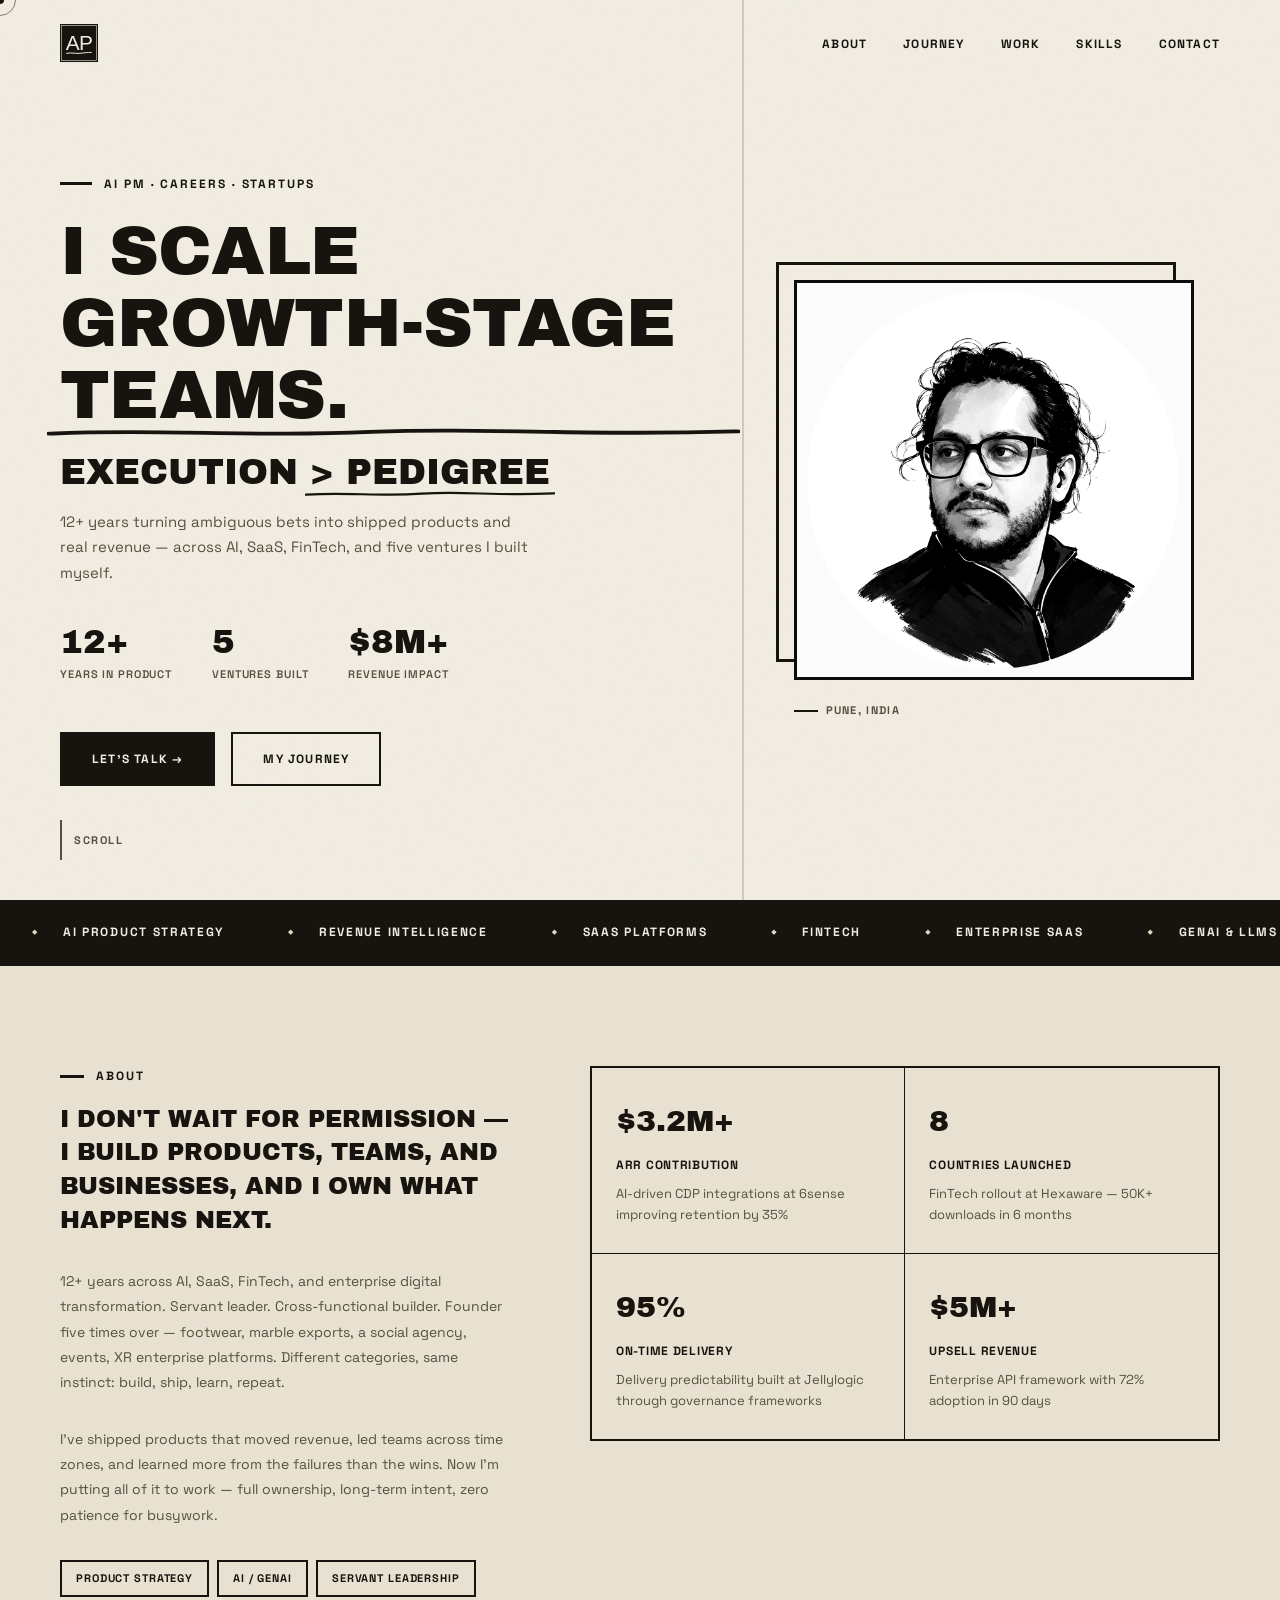
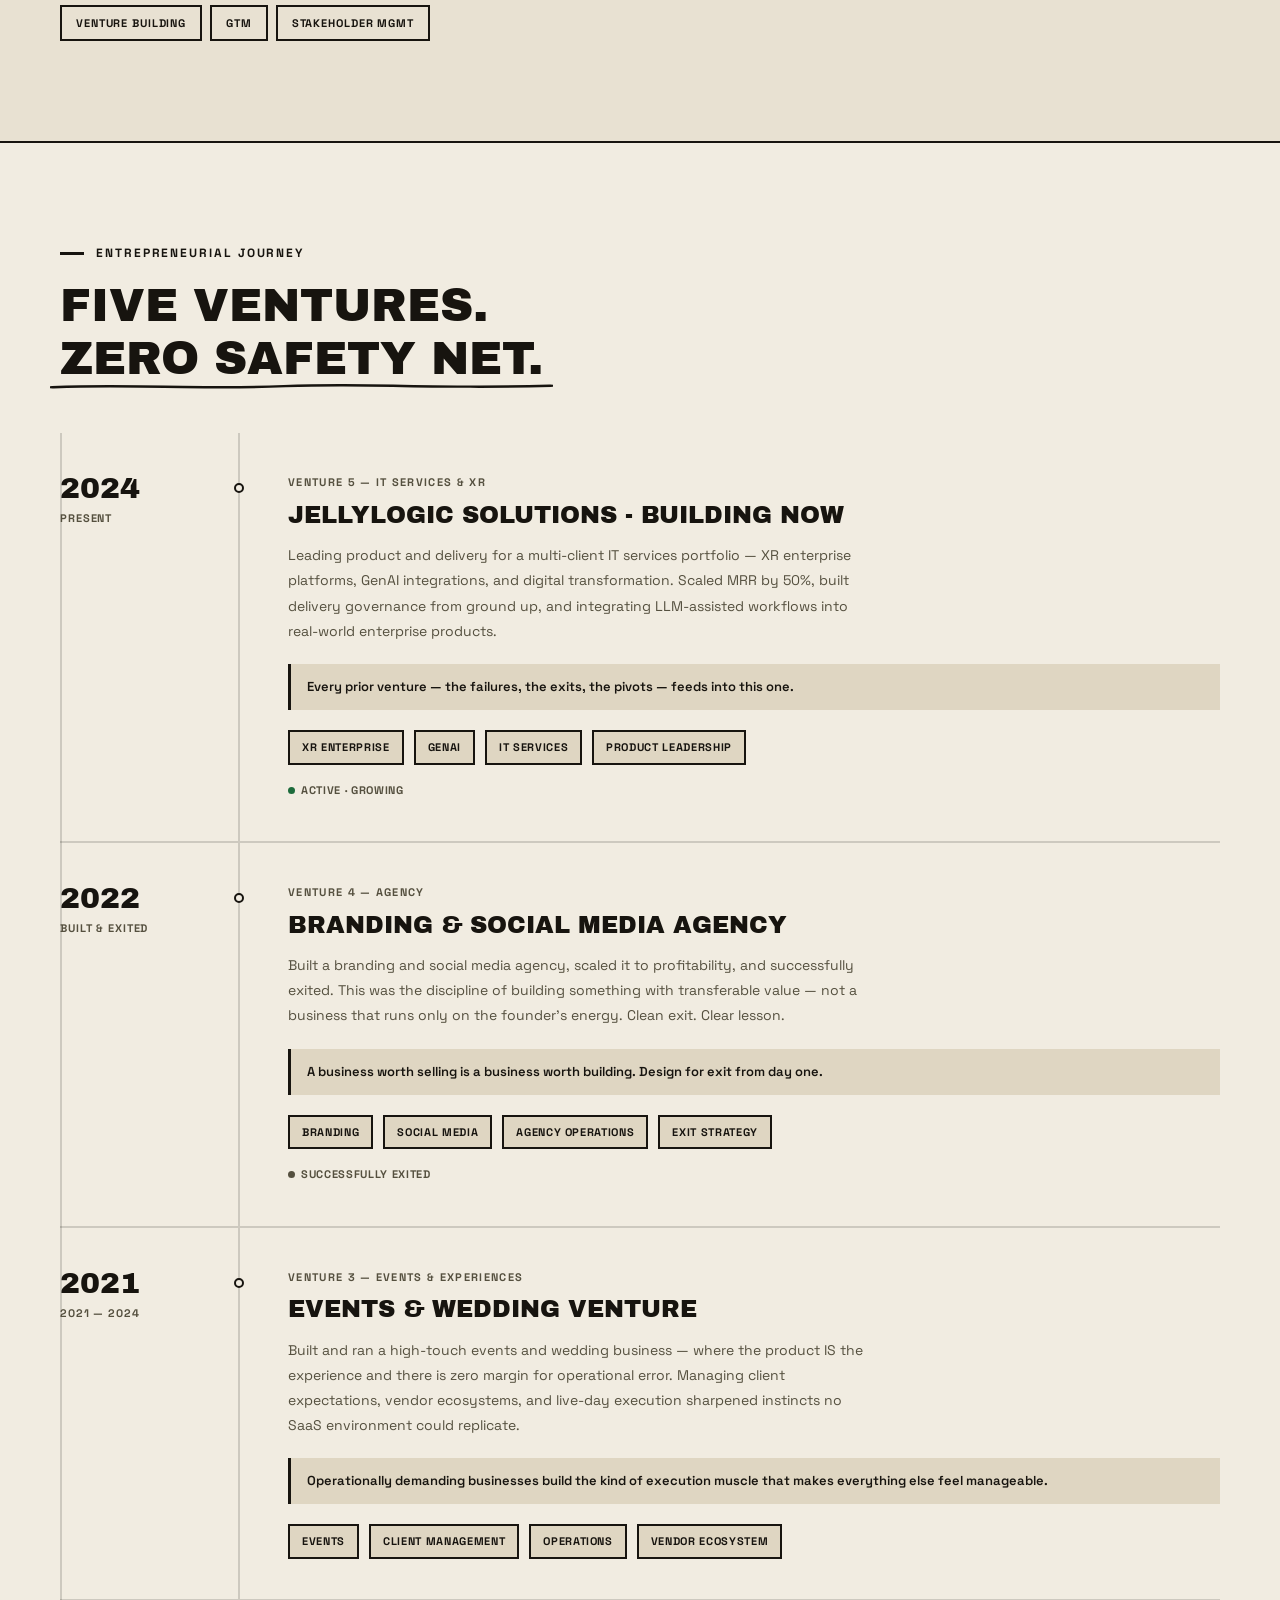
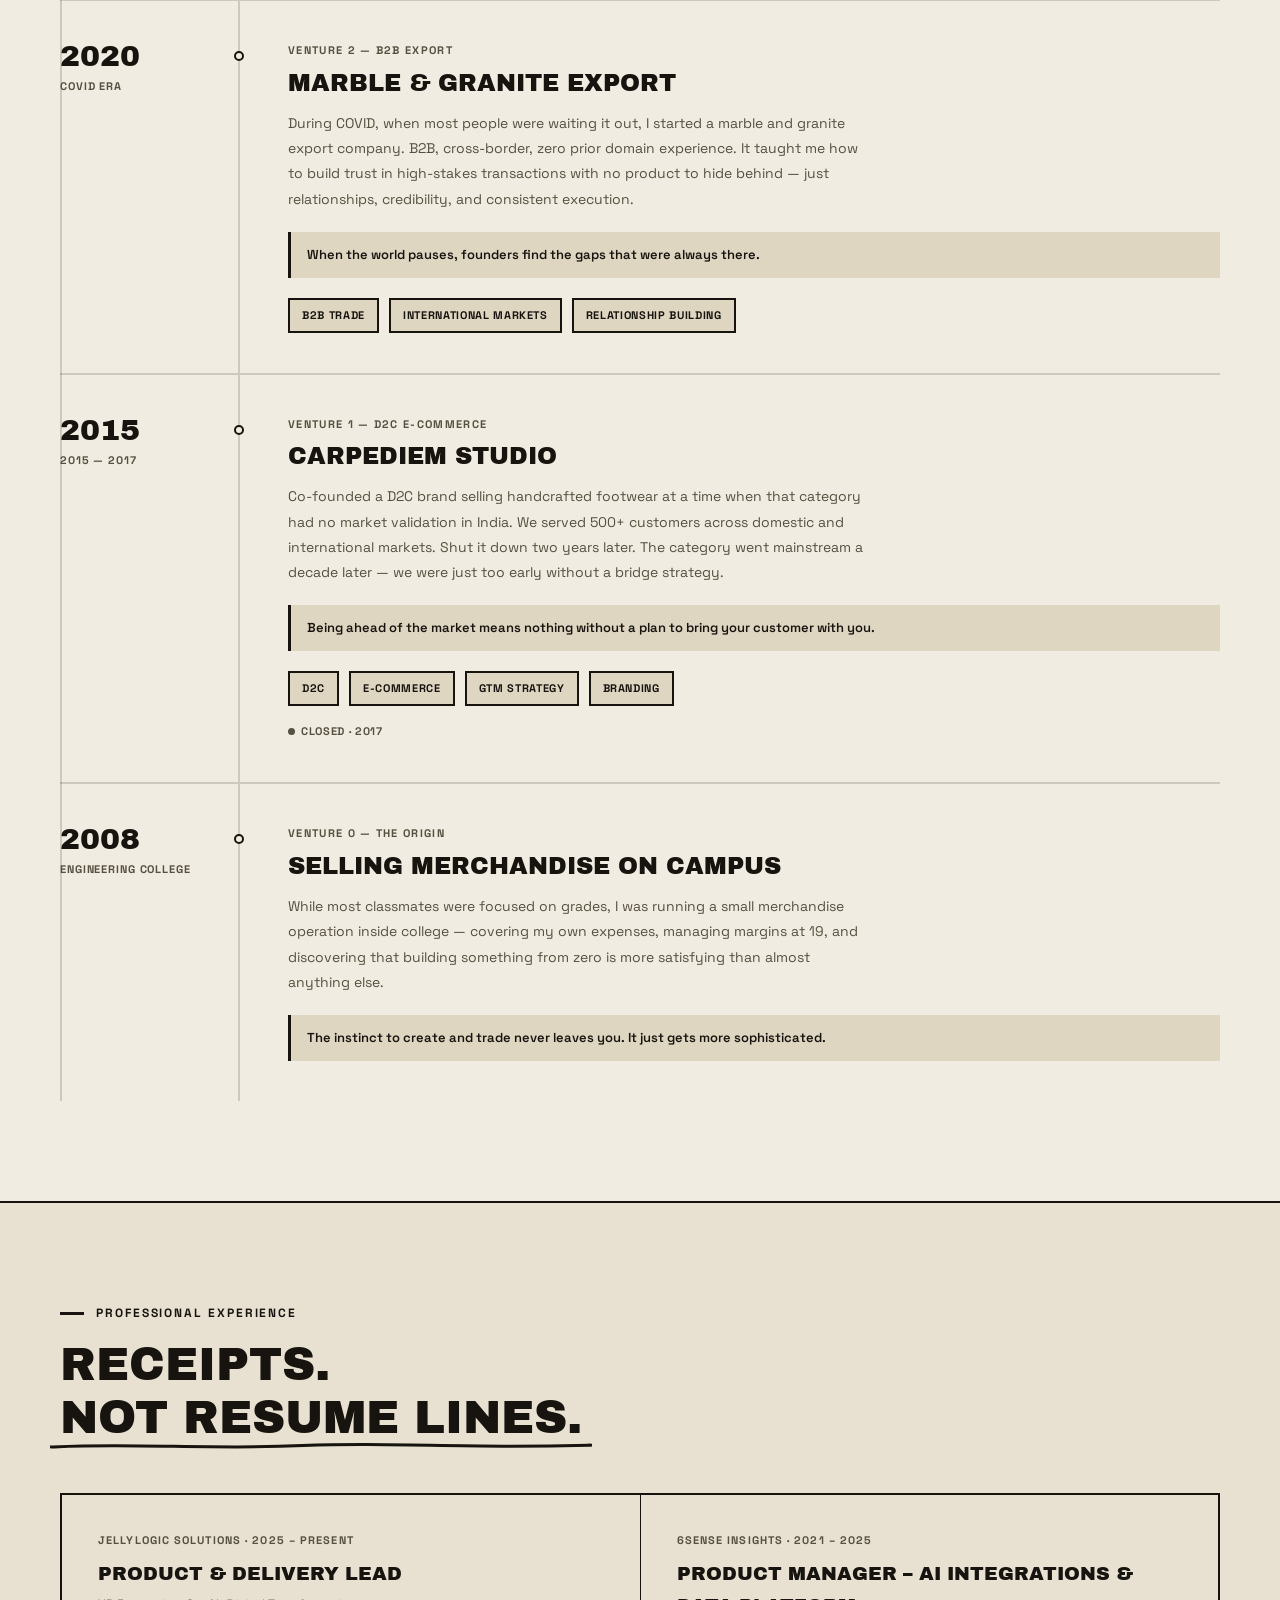
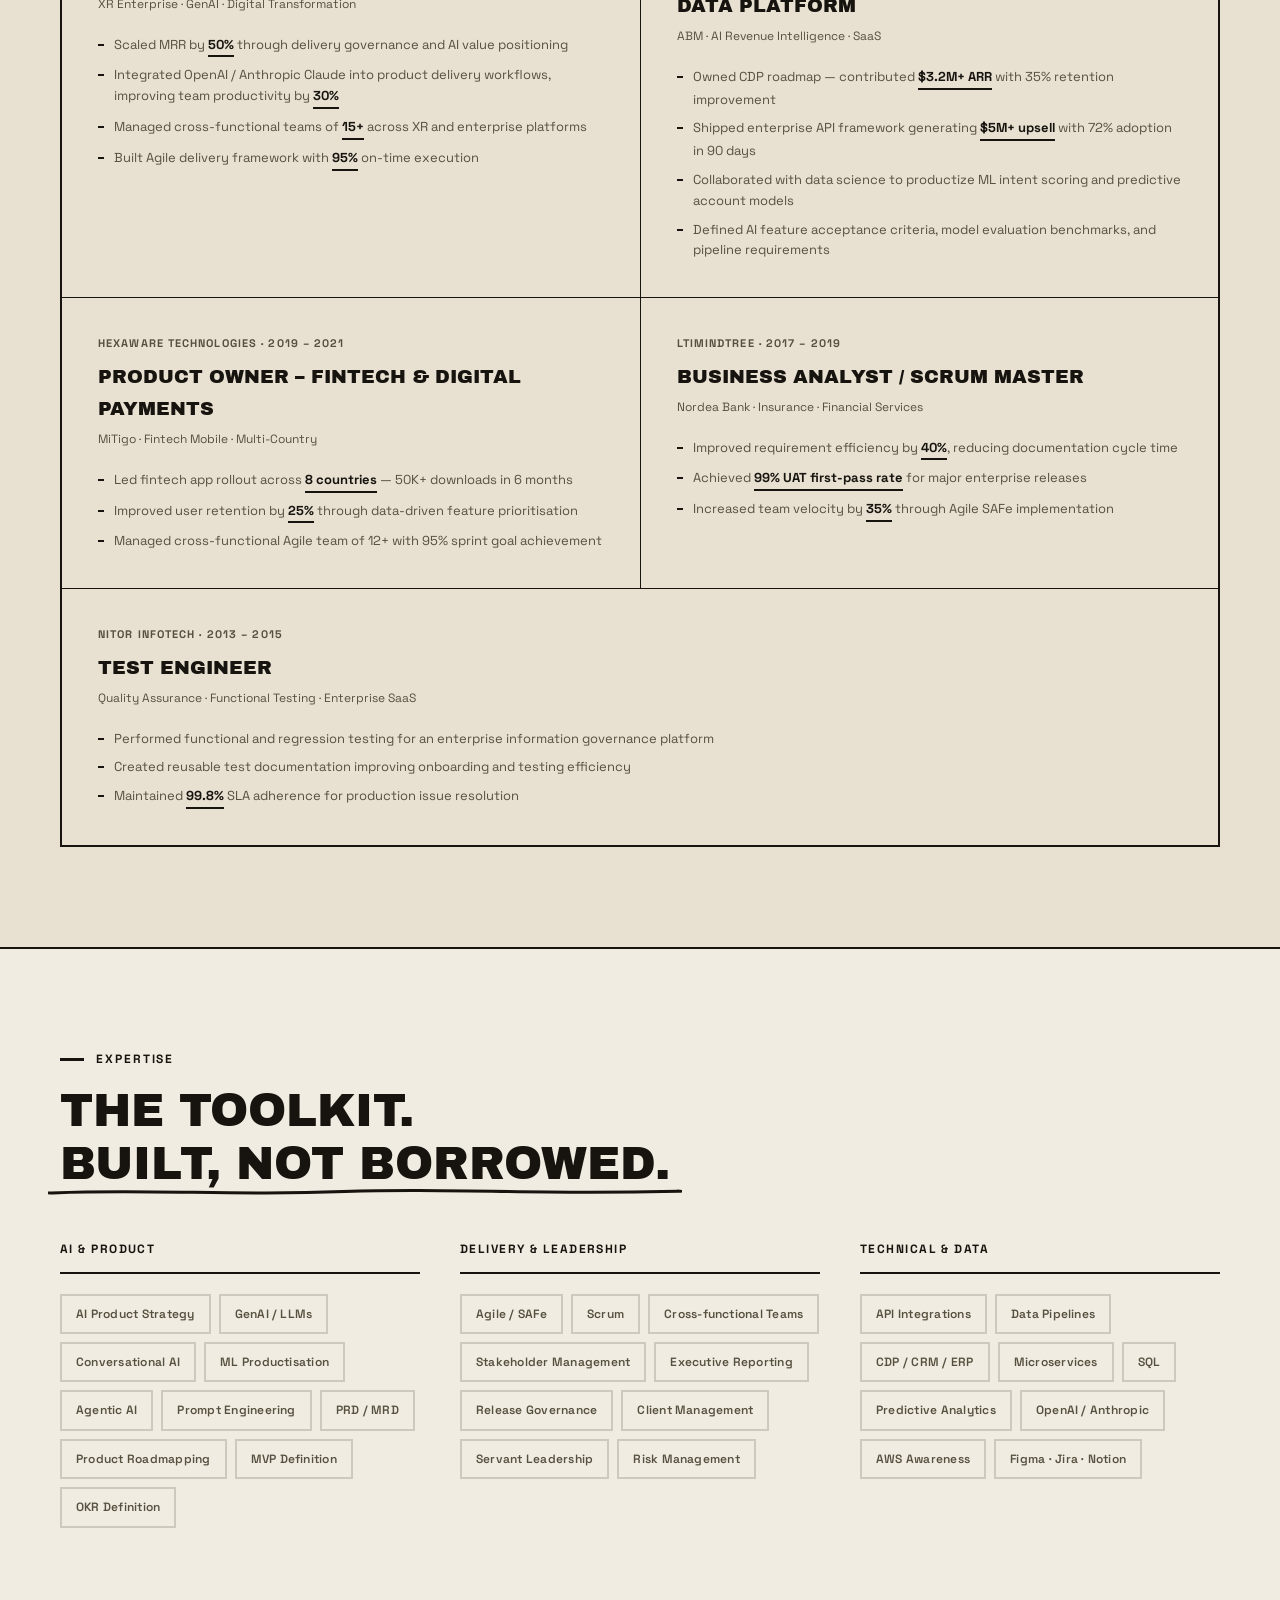
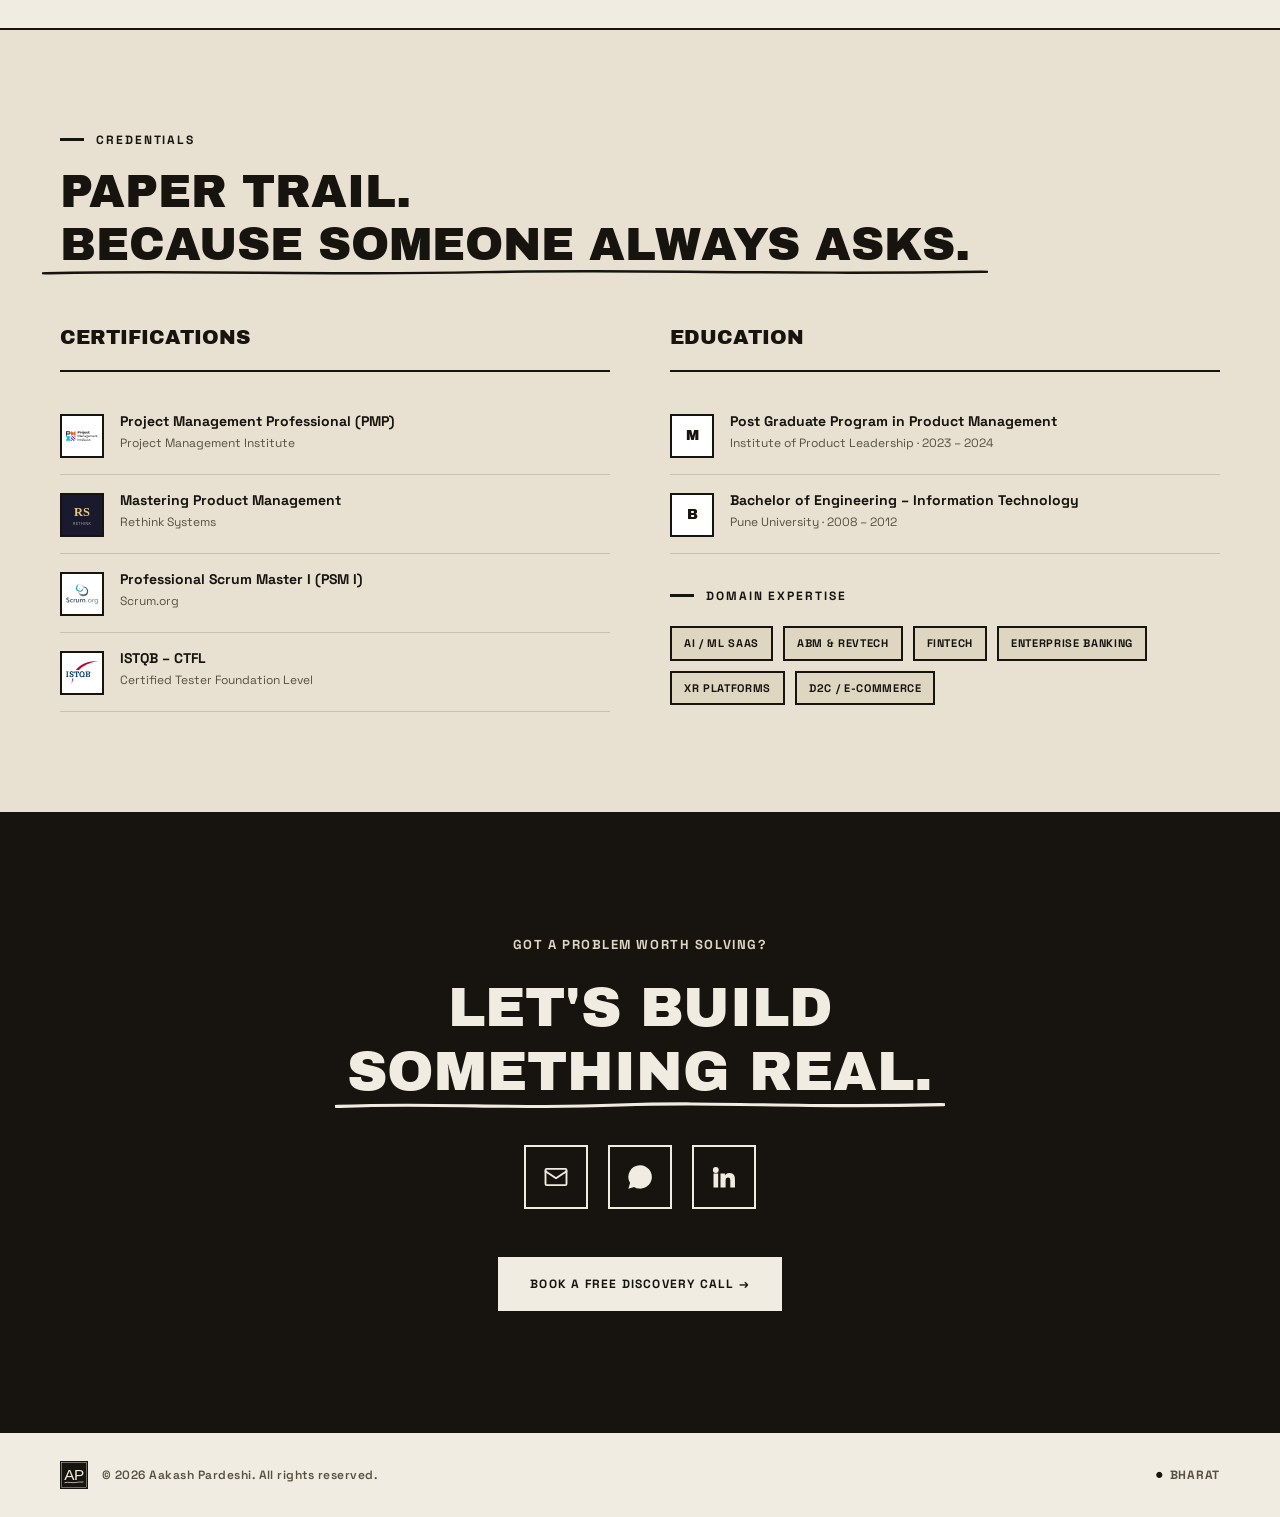
<file: index.html>
<!DOCTYPE html>
<html lang="en">
<head>
<meta charset="UTF-8">
<meta name="viewport" content="width=device-width, initial-scale=1.0">
<title>Aakash Pardeshi — I Scale Growth-Stage Teams</title>
<meta name="description" content="Aakash Pardeshi — AI Product Manager. Execution over pedigree. 12+ years shipping products, leading teams, and building ventures across AI, SaaS, FinTech, and startups.">
<link rel="icon" type="image/svg+xml" href="favicon.svg">
<link rel="preconnect" href="https://fonts.googleapis.com">
<link href="https://fonts.googleapis.com/css2?family=Archivo+Black&family=Space+Grotesk:wght@400;500;600;700&display=swap" rel="stylesheet">
  <link rel="stylesheet" href="css/styles.css?v=20260820">
</head>
<body>


<div class="cursor" id="cursor"></div>
<div class="cursor-ring" id="cursorRing"></div>
<div class="progress-bar" id="progressBar"></div>

<nav id="navbar">
  <a href="#" class="nav-logo">
    <img src="assets/ap-logo.svg" alt="Aakash Pardeshi" class="nav-logo-img">
  </a>
  <ul class="nav-links">
    <li><a href="#about">About</a></li>
    <li><a href="#journey">Journey</a></li>
    <li><a href="#experience">Work</a></li>
    <li><a href="#skills">Skills</a></li>
    <li><a href="#contact">Contact</a></li>
  </ul>
  <button class="nav-toggle" id="navToggle" aria-label="Open menu" aria-expanded="false" aria-controls="mobileMenu">
    <span></span><span></span>
  </button>
</nav>

<div class="mobile-menu" id="mobileMenu">
  <ul class="mobile-menu-links">
    <li><a href="#about">About</a></li>
    <li><a href="#journey">Journey</a></li>
    <li><a href="#experience">Work</a></li>
    <li><a href="#skills">Skills</a></li>
    <li><a href="#contact">Contact</a></li>
  </ul>
</div>

<!-- Hero -->
<section id="hero">
  <div class="hero-noise"></div>
  <div class="hero-bg-line"></div>
  <div class="hero-left">
    <div class="hero-eyebrow">AI PM · Careers · Startups</div>
    <h1 class="hero-name">I Scale<br><span class="mark">Growth-Stage Teams.</span></h1>
    <p class="hero-tagline">Execution <span class="mark">&gt; Pedigree</span></p>
    <p class="hero-subline">12+ years turning ambiguous bets into shipped products and real revenue — across AI, SaaS, FinTech, and five ventures I built myself.</p>
    <div class="hero-stats">
      <div class="stat-item">
        <div class="stat-num">12+</div>
        <div class="stat-label">Years in Product</div>
      </div>
      <div class="stat-item">
        <div class="stat-num">5</div>
        <div class="stat-label">Ventures Built</div>
      </div>
      <div class="stat-item">
        <div class="stat-num">$8M+</div>
        <div class="stat-label">Revenue Impact</div>
      </div>
    </div>
    <div class="hero-cta">
      <a href="#contact" class="btn-primary">Let's Talk →</a>
      <a href="#journey" class="btn-ghost">My Journey</a>
    </div>
  </div>
  <div class="hero-right">
    <div class="photo-frame">
      <img src="assets/images/portrait.png" alt="Aakash Pardeshi" class="hero-photo">
      <div class="photo-label">Pune, India</div>
    </div>
  </div>
  <div class="scroll-cue">
    <div class="scroll-line"></div>
    Scroll
  </div>
</section>

<!-- Marquee -->
<div class="marquee-section">
  <div class="marquee-track">
    <div class="marquee-item">AI Product Strategy</div>
    <div class="marquee-item">Revenue Intelligence</div>
    <div class="marquee-item">SaaS Platforms</div>
    <div class="marquee-item">FinTech</div>
    <div class="marquee-item">Enterprise SaaS</div>
    <div class="marquee-item">GenAI & LLMs</div>
    <div class="marquee-item">D2C Commerce</div>
    <div class="marquee-item">ABM Platforms</div>
    <div class="marquee-item">XR Enterprise</div>
    <div class="marquee-item">CDP Integrations</div>
    <div class="marquee-item">Agile SAFe</div>
    <div class="marquee-item">GTM Strategy</div>
    <div class="marquee-item">AI Product Strategy</div>
    <div class="marquee-item">Revenue Intelligence</div>
    <div class="marquee-item">SaaS Platforms</div>
    <div class="marquee-item">FinTech</div>
    <div class="marquee-item">Enterprise SaaS</div>
    <div class="marquee-item">GenAI & LLMs</div>
    <div class="marquee-item">D2C Commerce</div>
    <div class="marquee-item">ABM Platforms</div>
    <div class="marquee-item">XR Enterprise</div>
    <div class="marquee-item">CDP Integrations</div>
    <div class="marquee-item">Agile SAFe</div>
    <div class="marquee-item">GTM Strategy</div>
  </div>
</div>

<!-- About -->
<section id="about">
  <div class="about-grid">
    <div class="about-left reveal">
      <div class="section-label">About</div>
      <p class="about-bio">
        I don't wait for permission — I <strong>build products, teams, and businesses</strong>, and I own what happens next.
      </p>
      <p class="about-detail">
        12+ years across AI, SaaS, FinTech, and enterprise digital transformation. Servant leader. Cross-functional builder. Founder five times over — footwear, marble exports, a social agency, events, XR enterprise platforms. Different categories, same instinct: build, ship, learn, repeat.
      </p>
      <p class="about-detail">
        I've shipped products that moved revenue, led teams across time zones, and learned more from the failures than the wins. Now I'm putting all of it to work — full ownership, long-term intent, zero patience for busywork.
      </p>
      <div class="about-tags">
        <span class="tag">Product Strategy</span>
        <span class="tag">AI / GenAI</span>
        <span class="tag">Servant Leadership</span>
        <span class="tag">Venture Building</span>
        <span class="tag">GTM</span>
        <span class="tag">Stakeholder Mgmt</span>
      </div>
    </div>
    <div class="about-right reveal reveal-delay-2">
      <div class="values-grid">
        <div class="value-item">
          <div class="value-num">$3.2M+</div>
          <div class="value-title">ARR Contribution</div>
          <div class="value-desc">AI-driven CDP integrations at 6sense improving retention by 35%</div>
        </div>
        <div class="value-item">
          <div class="value-num">8</div>
          <div class="value-title">Countries Launched</div>
          <div class="value-desc">FinTech rollout at Hexaware — 50K+ downloads in 6 months</div>
        </div>
        <div class="value-item">
          <div class="value-num">95%</div>
          <div class="value-title">On-Time Delivery</div>
          <div class="value-desc">Delivery predictability built at Jellylogic through governance frameworks</div>
        </div>
        <div class="value-item">
          <div class="value-num">$5M+</div>
          <div class="value-title">Upsell Revenue</div>
          <div class="value-desc">Enterprise API framework with 72% adoption in 90 days</div>
        </div>
      </div>
    </div>
  </div>
</section>

<!-- Journey -->
<section id="journey">
  <div class="reveal">
    <div class="section-label">Entrepreneurial Journey</div>
    <h2 class="section-title">Five ventures.<br><span class="mark">Zero safety net.</span></h2>
  </div>
  <div class="timeline">
    <div class="timeline-line"></div>

    <div class="timeline-entry reveal">
      <div class="timeline-left">
        <div class="timeline-dot"></div>
        <div class="timeline-year">2024</div>
        <div class="timeline-period">Present</div>
      </div>
      <div class="timeline-right">
        <div class="timeline-venture">Venture 5 — IT Services & XR</div>
        <div class="timeline-title">Jellylogic Solutions - Building Now</div>
        <p class="timeline-desc">
          Leading product and delivery for a multi-client IT services portfolio — XR enterprise platforms, GenAI integrations, and digital transformation. Scaled MRR by 50%, built delivery governance from ground up, and integrating LLM-assisted workflows into real-world enterprise products.
        </p>
        <div class="timeline-lesson">Every prior venture — the failures, the exits, the pivots — feeds into this one.</div>
        <div class="domain-pills">
          <span class="domain-pill">XR Enterprise</span>
          <span class="domain-pill">GenAI</span>
          <span class="domain-pill">IT Services</span>
          <span class="domain-pill">Product Leadership</span>
        </div>
        <div class="timeline-status">
          <span class="status-dot active"></span> Active · Growing
        </div>
      </div>
    </div>

    <div class="timeline-entry reveal">
      <div class="timeline-left">
        <div class="timeline-dot"></div>
        <div class="timeline-year">2022</div>
        <div class="timeline-period">Built & Exited</div>
      </div>
      <div class="timeline-right">
        <div class="timeline-venture">Venture 4 — Agency</div>
        <div class="timeline-title">Branding & Social Media Agency</div>
        <p class="timeline-desc">
          Built a branding and social media agency, scaled it to profitability, and successfully exited. This was the discipline of building something with transferable value — not a business that runs only on the founder's energy. Clean exit. Clear lesson.
        </p>
        <div class="timeline-lesson">A business worth selling is a business worth building. Design for exit from day one.</div>
        <div class="domain-pills">
          <span class="domain-pill">Branding</span>
          <span class="domain-pill">Social Media</span>
          <span class="domain-pill">Agency Operations</span>
          <span class="domain-pill">Exit Strategy</span>
        </div>
        <div class="timeline-status">
          <span class="status-dot"></span> Successfully Exited
        </div>
      </div>
    </div>

    <div class="timeline-entry reveal">
      <div class="timeline-left">
        <div class="timeline-dot"></div>
        <div class="timeline-year">2021</div>
        <div class="timeline-period">2021 — 2024</div>
      </div>
      <div class="timeline-right">
        <div class="timeline-venture">Venture 3 — Events & Experiences</div>
        <div class="timeline-title">Events & Wedding Venture</div>
        <p class="timeline-desc">
          Built and ran a high-touch events and wedding business — where the product IS the experience and there is zero margin for operational error. Managing client expectations, vendor ecosystems, and live-day execution sharpened instincts no SaaS environment could replicate.
        </p>
        <div class="timeline-lesson">Operationally demanding businesses build the kind of execution muscle that makes everything else feel manageable.</div>
        <div class="domain-pills">
          <span class="domain-pill">Events</span>
          <span class="domain-pill">Client Management</span>
          <span class="domain-pill">Operations</span>
          <span class="domain-pill">Vendor Ecosystem</span>
        </div>
      </div>
    </div>

    <div class="timeline-entry reveal">
      <div class="timeline-left">
        <div class="timeline-dot"></div>
        <div class="timeline-year">2020</div>
        <div class="timeline-period">COVID Era</div>
      </div>
      <div class="timeline-right">
        <div class="timeline-venture">Venture 2 — B2B Export</div>
        <div class="timeline-title">Marble & Granite Export</div>
        <p class="timeline-desc">
          During COVID, when most people were waiting it out, I started a marble and granite export company. B2B, cross-border, zero prior domain experience. It taught me how to build trust in high-stakes transactions with no product to hide behind — just relationships, credibility, and consistent execution.
        </p>
        <div class="timeline-lesson">When the world pauses, founders find the gaps that were always there.</div>
        <div class="domain-pills">
          <span class="domain-pill">B2B Trade</span>
          <span class="domain-pill">International Markets</span>
          <span class="domain-pill">Relationship Building</span>
        </div>
      </div>
    </div>

    <div class="timeline-entry reveal">
      <div class="timeline-left">
        <div class="timeline-dot"></div>
        <div class="timeline-year">2015</div>
        <div class="timeline-period">2015 — 2017</div>
      </div>
      <div class="timeline-right">
        <div class="timeline-venture">Venture 1 — D2C E-Commerce</div>
        <div class="timeline-title">Carpediem Studio</div>
        <p class="timeline-desc">
          Co-founded a D2C brand selling handcrafted footwear at a time when that category had no market validation in India. We served 500+ customers across domestic and international markets. Shut it down two years later. The category went mainstream a decade later — we were just too early without a bridge strategy.
        </p>
        <div class="timeline-lesson">Being ahead of the market means nothing without a plan to bring your customer with you.</div>
        <div class="domain-pills">
          <span class="domain-pill">D2C</span>
          <span class="domain-pill">E-Commerce</span>
          <span class="domain-pill">GTM Strategy</span>
          <span class="domain-pill">Branding</span>
        </div>
        <div class="timeline-status">
          <span class="status-dot"></span> Closed · 2017
        </div>
      </div>
    </div>

    <div class="timeline-entry reveal">
      <div class="timeline-left">
        <div class="timeline-dot"></div>
        <div class="timeline-year">2008</div>
        <div class="timeline-period">Engineering College</div>
      </div>
      <div class="timeline-right">
        <div class="timeline-venture">Venture 0 — The Origin</div>
        <div class="timeline-title">Selling Merchandise on Campus</div>
        <p class="timeline-desc">
          While most classmates were focused on grades, I was running a small merchandise operation inside college — covering my own expenses, managing margins at 19, and discovering that building something from zero is more satisfying than almost anything else.
        </p>
        <div class="timeline-lesson">The instinct to create and trade never leaves you. It just gets more sophisticated.</div>
      </div>
    </div>

  </div>
</section>

<!-- Experience -->
<section id="experience">
  <div class="reveal">
    <div class="section-label">Professional Experience</div>
    <h2 class="section-title">Receipts.<br><span class="mark">Not resume lines.</span></h2>
  </div>
  <div class="exp-grid">
    <div class="exp-card reveal">
      <div class="exp-company">Jellylogic Solutions · 2025 – Present</div>
      <div class="exp-role">Product & Delivery Lead</div>
      <div class="exp-period">XR Enterprise · GenAI · Digital Transformation</div>
      <ul class="exp-bullets">
        <li>Scaled MRR by <span class="exp-metric">50%</span> through delivery governance and AI value positioning</li>
        <li>Integrated OpenAI / Anthropic Claude into product delivery workflows, improving team productivity by <span class="exp-metric">30%</span></li>
        <li>Managed cross-functional teams of <span class="exp-metric">15+</span> across XR and enterprise platforms</li>
        <li>Built Agile delivery framework with <span class="exp-metric">95%</span> on-time execution</li>
      </ul>
    </div>

    <div class="exp-card reveal reveal-delay-1">
      <div class="exp-company">6sense Insights · 2021 – 2025</div>
      <div class="exp-role">Product Manager – AI Integrations & Data Platform</div>
      <div class="exp-period">ABM · AI Revenue Intelligence · SaaS</div>
      <ul class="exp-bullets">
        <li>Owned CDP roadmap — contributed <span class="exp-metric">$3.2M+ ARR</span> with 35% retention improvement</li>
        <li>Shipped enterprise API framework generating <span class="exp-metric">$5M+ upsell</span> with 72% adoption in 90 days</li>
        <li>Collaborated with data science to productize ML intent scoring and predictive account models</li>
        <li>Defined AI feature acceptance criteria, model evaluation benchmarks, and pipeline requirements</li>
      </ul>
    </div>

    <div class="exp-card reveal reveal-delay-2">
      <div class="exp-company">Hexaware Technologies · 2019 – 2021</div>
      <div class="exp-role">Product Owner – FinTech & Digital Payments</div>
      <div class="exp-period">MiTigo · Fintech Mobile · Multi-Country</div>
      <ul class="exp-bullets">
        <li>Led fintech app rollout across <span class="exp-metric">8 countries</span> — 50K+ downloads in 6 months</li>
        <li>Improved user retention by <span class="exp-metric">25%</span> through data-driven feature prioritisation</li>
        <li>Managed cross-functional Agile team of 12+ with 95% sprint goal achievement</li>
      </ul>
    </div>

    <div class="exp-card reveal reveal-delay-3">
      <div class="exp-company">LTIMindtree · 2017 – 2019</div>
      <div class="exp-role">Business Analyst / Scrum Master</div>
      <div class="exp-period">Nordea Bank · Insurance · Financial Services</div>
      <ul class="exp-bullets">
        <li>Improved requirement efficiency by <span class="exp-metric">40%</span>, reducing documentation cycle time</li>
        <li>Achieved <span class="exp-metric">99% UAT first-pass rate</span> for major enterprise releases</li>
        <li>Increased team velocity by <span class="exp-metric">35%</span> through Agile SAFe implementation</li>
      </ul>
    </div>

    <div class="exp-card reveal reveal-delay-3">
      <div class="exp-company">Nitor Infotech · 2013 – 2015</div>
      <div class="exp-role">Test Engineer</div>
      <div class="exp-period">Quality Assurance · Functional Testing · Enterprise SaaS</div>
      <ul class="exp-bullets">
        <li>Performed functional and regression testing for an enterprise information governance platform</li>
        <li>Created reusable test documentation improving onboarding and testing efficiency</li>
        <li>Maintained <span class="exp-metric">99.8%</span> SLA adherence for production issue resolution</li>
      </ul>
    </div>
  </div>
</section>

<!-- Skills -->
<section id="skills">
  <div class="reveal">
    <div class="section-label">Expertise</div>
    <h2 class="section-title">The toolkit.<br><span class="mark">Built, not borrowed.</span></h2>
  </div>
  <div class="skills-container">
    <div class="skill-group reveal">
      <div class="skill-group-title">AI & Product</div>
      <div class="skill-list">
        <span class="skill-chip">AI Product Strategy</span>
        <span class="skill-chip">GenAI / LLMs</span>
        <span class="skill-chip">Conversational AI</span>
        <span class="skill-chip">ML Productisation</span>
        <span class="skill-chip">Agentic AI</span>
        <span class="skill-chip">Prompt Engineering</span>
        <span class="skill-chip">PRD / MRD</span>
        <span class="skill-chip">Product Roadmapping</span>
        <span class="skill-chip">MVP Definition</span>
        <span class="skill-chip">OKR Definition</span>
      </div>
    </div>
    <div class="skill-group reveal reveal-delay-1">
      <div class="skill-group-title">Delivery & Leadership</div>
      <div class="skill-list">
        <span class="skill-chip">Agile / SAFe</span>
        <span class="skill-chip">Scrum</span>
        <span class="skill-chip">Cross-functional Teams</span>
        <span class="skill-chip">Stakeholder Management</span>
        <span class="skill-chip">Executive Reporting</span>
        <span class="skill-chip">Release Governance</span>
        <span class="skill-chip">Client Management</span>
        <span class="skill-chip">Servant Leadership</span>
        <span class="skill-chip">Risk Management</span>
      </div>
    </div>
    <div class="skill-group reveal reveal-delay-2">
      <div class="skill-group-title">Technical & Data</div>
      <div class="skill-list">
        <span class="skill-chip">API Integrations</span>
        <span class="skill-chip">Data Pipelines</span>
        <span class="skill-chip">CDP / CRM / ERP</span>
        <span class="skill-chip">Microservices</span>
        <span class="skill-chip">SQL</span>
        <span class="skill-chip">Predictive Analytics</span>
        <span class="skill-chip">OpenAI / Anthropic</span>
        <span class="skill-chip">AWS Awareness</span>
        <span class="skill-chip">Figma · Jira · Notion</span>
      </div>
    </div>
  </div>
</section>

<!-- Credentials -->
<section id="credentials">
  <div class="reveal">
    <div class="section-label">Credentials</div>
    <h2 class="section-title">Paper trail.<br><span class="mark">Because someone always asks.</span></h2>
  </div>
  <div class="credentials-grid">
    <div class="reveal">
      <h3 class="cred-group-title">Certifications</h3>
      <div class="cred-item">
        <div class="cred-icon"><img src="assets/logos/pmi.svg" alt="PMI logo"></div>
        <div>
          <div class="cred-name">Project Management Professional (PMP)</div>
          <div class="cred-org">Project Management Institute </div>
        </div>
      </div>
      <div class="cred-item">
        <div class="cred-icon" style="background:#1a1a2e; padding:0;"><img src="assets/logos/rethinksystems.svg" alt="Rethink Systems logo"></div>
        <div>
          <div class="cred-name">Mastering Product Management</div>
          <div class="cred-org">Rethink Systems</div>
        </div>
      </div>
      <div class="cred-item">
        <div class="cred-icon"><img src="assets/logos/scrumorg.svg" alt="Scrum.org logo"></div>
        <div>
          <div class="cred-name">Professional Scrum Master I (PSM I)</div>
          <div class="cred-org">Scrum.org</div>
        </div>
      </div>
      <div class="cred-item">
        <div class="cred-icon"><img src="assets/logos/istqb.svg" alt="ISTQB logo"></div>
        <div>
          <div class="cred-name">ISTQB – CTFL</div>
          <div class="cred-org">Certified Tester Foundation Level</div>
        </div>
      </div>
    </div>
    <div class="reveal reveal-delay-2">
      <h3 class="cred-group-title">Education</h3>
      <div class="cred-item">
        <div class="cred-icon">M</div>
        <div>
          <div class="cred-name">Post Graduate Program in Product Management</div>
          <div class="cred-org">Institute of Product Leadership · 2023 – 2024</div>
        </div>
      </div>
      <div class="cred-item">
        <div class="cred-icon">B</div>
        <div>
          <div class="cred-name">Bachelor of Engineering – Information Technology</div>
          <div class="cred-org">Pune University · 2008 – 2012</div>
        </div>
      </div>
      <div style="margin-top: 32px;">
        <div class="section-label" style="margin-bottom: 12px;">Domain Expertise</div>
        <div class="domain-pills">
          <span class="domain-pill">AI / ML SaaS</span>
          <span class="domain-pill">ABM & RevTech</span>
          <span class="domain-pill">FinTech</span>
          <span class="domain-pill">Enterprise Banking</span>
          <span class="domain-pill">XR Platforms</span>
          <span class="domain-pill">D2C / E-Commerce</span>
        </div>
      </div>
    </div>
  </div>
</section>

<!-- Contact -->
<section id="contact">
  <div class="contact-bg"></div>
  <div class="contact-inner reveal">
    <p class="contact-pre">Got a problem worth solving?</p>
    <h2 class="contact-title">Let's build<br><span class="mark">something real.</span></h2>
    <div class="contact-links">
      <a href="mailto:pardeshi_aakash999@yahoo.in" class="contact-link" aria-label="Email">
        <svg viewBox="0 0 24 24" fill="none" stroke="currentColor" stroke-width="1.6" stroke-linecap="round" stroke-linejoin="round"><rect x="3" y="5" width="18" height="14" rx="1"/><path d="M3 7l9 6 9-6"/></svg>
      </a>
      <a href="https://wa.me/919970626399" target="_blank" class="contact-link" aria-label="WhatsApp">
        <svg viewBox="0 0 24 24" fill="currentColor"><path d="M17.5 14.4c-.3-.15-1.75-.86-2.02-.96-.27-.1-.47-.15-.66.15-.2.3-.76.96-.93 1.16-.17.2-.34.22-.64.08-.3-.15-1.26-.46-2.4-1.48-.89-.79-1.48-1.77-1.66-2.07-.17-.3-.02-.46.13-.6.14-.14.3-.35.45-.53.15-.17.2-.3.3-.5.1-.2.05-.37-.02-.52-.08-.15-.66-1.59-.9-2.18-.24-.57-.48-.5-.66-.5-.17-.01-.37-.01-.57-.01-.2 0-.52.07-.79.37-.27.3-1.04 1.02-1.04 2.48s1.07 2.87 1.22 3.07c.15.2 2.1 3.2 5.08 4.49.71.31 1.26.49 1.7.62.71.23 1.36.2 1.87.12.57-.08 1.75-.71 2-1.4.24-.68.24-1.27.17-1.4-.07-.12-.27-.2-.57-.35z"/><path d="M12 2a10 10 0 0 0-8.5 15.2L2 22l4.9-1.5A10 10 0 1 0 12 2z"/></svg>
      </a>
      <a href="https://www.linkedin.com/in/vantageaakash/" target="_blank" class="contact-link" aria-label="LinkedIn">
        <svg viewBox="0 0 24 24" fill="currentColor"><path d="M4.98 3.5a2.5 2.5 0 1 1 0 5 2.5 2.5 0 0 1 0-5zM3 9h4v12H3zM9 9h3.8v1.7h.05c.53-1 1.83-2.05 3.77-2.05 4.03 0 4.78 2.65 4.78 6.1V21h-4v-5.6c0-1.34-.02-3.06-1.87-3.06-1.87 0-2.16 1.46-2.16 2.96V21H9z"/></svg>
      </a>
    </div>
    <a href="https://calendly.com/aakash-jellylogic/30min" target="_blank" class="btn-primary">Book a Free Discovery Call →</a>
  </div>
</section>

<footer>
  <div class="footer-left">
    <img src="assets/ap-logo.svg" alt="Aakash Pardeshi" class="footer-logo">
    <div class="footer-copy">© 2026 Aakash Pardeshi. All rights reserved.</div>
  </div>
  <div class="footer-loc">Bharat</div>
</footer>


<script src="js/main.js?v=20260820"></script>
</body>
</html>
</file>
<file: css/styles.css>
:root {
    --bg: #F1ECE1;
    --bg2: #E8E1D2;
    --bg3: #DFD6C2;
    --ink: #17140F;
    --ink-soft: #55503F;
    --cream: #F1ECE1;
    --border: rgba(23,20,15,0.16);
    --border-strong: #17140F;
    --display: 'Archivo Black', 'Arial Black', sans-serif;
    --sans: 'Space Grotesk', system-ui, sans-serif;
  }

  *, *::before, *::after { box-sizing: border-box; margin: 0; padding: 0; }

  html { scroll-behavior: smooth; }

  body {
    background: var(--bg);
    color: var(--ink);
    font-family: var(--sans);
    font-size: 15px;
    line-height: 1.7;
    overflow-x: hidden;
    cursor: none;
  }

  ::selection { background: var(--ink); color: var(--bg); }

  /* Custom cursor */
  .cursor {
    width: 8px; height: 8px;
    background: var(--ink);
    border-radius: 50%;
    position: fixed;
    pointer-events: none;
    z-index: 9999;
    transition: transform 0.15s ease;
    transform: translate(-50%, -50%);
  }
  .cursor-ring {
    width: 32px; height: 32px;
    border: 1.5px solid rgba(23,20,15,0.5);
    border-radius: 50%;
    position: fixed;
    pointer-events: none;
    z-index: 9998;
    transition: all 0.25s ease;
    transform: translate(-50%, -50%);
  }
  body:hover .cursor { opacity: 1; }

  /* Scroll progress */
  .progress-bar {
    position: fixed; top: 0; left: 0;
    height: 3px;
    background: var(--ink);
    z-index: 1000;
    transform-origin: left;
    transform: scaleX(0);
    transition: transform 0.1s linear;
  }

  /* Underline mark — hand-drawn accent used under key words */
  .mark {
    position: relative;
    display: inline-block;
  }
  .mark::after {
    content: '';
    position: absolute;
    left: -2%; right: -2%; bottom: -0.1em;
    height: 0.16em;
    background: url("data:image/svg+xml,%3Csvg xmlns='http://www.w3.org/2000/svg' viewBox='0 0 300 20' preserveAspectRatio='none'%3E%3Cpath d='M2,12 C50,4 90,18 140,9 C190,1 230,16 298,8' fill='none' stroke='%2317140F' stroke-width='7' stroke-linecap='round'/%3E%3C/svg%3E") no-repeat center / 100% 100%;
  }

  /* Nav */
  nav {
    position: fixed; top: 0; left: 0; right: 0;
    z-index: 100;
    display: flex; justify-content: space-between; align-items: center;
    padding: 24px 60px;
    transition: all 0.4s ease;
  }
  nav.scrolled {
    background: rgba(241,236,225,0.92);
    backdrop-filter: blur(20px);
    padding: 16px 60px;
    border-bottom: 2px solid var(--border-strong);
  }
  .nav-logo {
    text-decoration: none;
    display: flex;
    align-items: center;
  }
  .nav-logo-img {
    height: 38px;
    width: 38px;
    display: block;
  }
  .nav-links {
    display: flex; gap: 36px; list-style: none;
  }
  .nav-links a {
    font-size: 12px;
    font-weight: 700;
    letter-spacing: 0.1em;
    text-transform: uppercase;
    color: var(--ink);
    text-decoration: none;
    transition: opacity 0.2s;
    position: relative;
    padding-bottom: 3px;
    border-bottom: 2px solid transparent;
  }
  .nav-links a:hover { border-bottom-color: var(--ink); }

  /* Hero */
  #hero {
    min-height: 100vh;
    display: grid;
    grid-template-columns: 1.15fr 0.85fr;
    align-items: center;
    padding: 140px 60px 80px;
    position: relative;
    overflow: hidden;
  }
  .hero-bg-line {
    position: absolute;
    top: 0; bottom: 0;
    left: 58%;
    width: 2px;
    background: var(--border);
  }
  .hero-noise {
    position: absolute; inset: 0;
    background-image: url("data:image/svg+xml,%3Csvg viewBox='0 0 256 256' xmlns='http://www.w3.org/2000/svg'%3E%3Cfilter id='n'%3E%3CfeTurbulence type='fractalNoise' baseFrequency='0.9' numOctaves='4' stitchTiles='stitch'/%3E%3C/filter%3E%3Crect width='100%25' height='100%25' filter='url(%23n)' opacity='0.035'/%3E%3C/svg%3E");
    pointer-events: none; opacity: 0.6;
  }
  .hero-left { position: relative; z-index: 1; }
  .hero-eyebrow {
    font-size: 12px;
    font-weight: 700;
    letter-spacing: 0.16em;
    text-transform: uppercase;
    color: var(--ink);
    margin-bottom: 22px;
    display: flex; align-items: center; gap: 12px;
    opacity: 0; transform: translateY(20px);
    animation: fadeUp 0.8s ease forwards 0.2s;
  }
  .hero-eyebrow::before {
    content: '';
    display: block;
    width: 32px; height: 3px;
    background: var(--ink);
  }
  .hero-name {
    font-family: var(--display);
    font-size: clamp(42px, 5.4vw, 74px);
    font-weight: 400;
    line-height: 1.04;
    letter-spacing: -0.01em;
    text-transform: uppercase;
    color: var(--ink);
    margin-bottom: 20px;
    opacity: 0; transform: translateY(30px);
    animation: fadeUp 0.9s ease forwards 0.4s;
  }
  .hero-name em {
    font-style: normal;
  }
  .hero-tagline {
    font-family: var(--display);
    font-size: clamp(24px, 3vw, 36px);
    font-weight: 400;
    text-transform: uppercase;
    color: var(--ink);
    margin-bottom: 16px;
    line-height: 1.15;
    opacity: 0; transform: translateY(20px);
    animation: fadeUp 0.8s ease forwards 0.6s;
  }
  .hero-subline {
    font-size: 15px;
    color: var(--ink-soft);
    max-width: 480px;
    margin-bottom: 40px;
    line-height: 1.7;
    opacity: 0; transform: translateY(20px);
    animation: fadeUp 0.8s ease forwards 0.7s;
  }
  .hero-stats {
    display: flex; gap: 40px;
    margin-bottom: 48px;
    opacity: 0; transform: translateY(20px);
    animation: fadeUp 0.8s ease forwards 0.8s;
  }
  .stat-item {}
  .stat-num {
    font-family: var(--display);
    font-size: 34px;
    font-weight: 400;
    color: var(--ink);
    line-height: 1;
  }
  .stat-label {
    font-size: 11px;
    font-weight: 600;
    letter-spacing: 0.08em;
    text-transform: uppercase;
    color: var(--ink-soft);
    margin-top: 6px;
  }
  .hero-cta {
    display: flex; gap: 16px; align-items: center;
    opacity: 0; transform: translateY(20px);
    animation: fadeUp 0.8s ease forwards 1s;
  }
  .btn-primary {
    display: inline-flex; align-items: center; gap: 8px;
    padding: 15px 30px;
    background: var(--ink);
    color: var(--cream);
    border: 2px solid var(--ink);
    font-size: 12px;
    font-weight: 700;
    letter-spacing: 0.1em;
    text-transform: uppercase;
    text-decoration: none;
    transition: all 0.2s ease;
  }
  .btn-primary:hover { background: transparent; color: var(--ink); transform: translateY(-2px); }
  .btn-ghost {
    display: inline-flex; align-items: center; gap: 8px;
    padding: 15px 30px;
    border: 2px solid var(--ink);
    background: transparent;
    color: var(--ink);
    font-size: 12px;
    font-weight: 700;
    letter-spacing: 0.1em;
    text-transform: uppercase;
    text-decoration: none;
    transition: all 0.2s ease;
  }
  .btn-ghost:hover { background: var(--ink); color: var(--cream); transform: translateY(-2px); }

  /* Hero right - photo */
  .hero-right {
    position: relative; z-index: 1;
    display: flex; justify-content: center; align-items: flex-end;
    padding-left: 40px;
    opacity: 0;
    animation: fadeIn 1.2s ease forwards 0.5s;
  }
  .photo-frame {
    position: relative;
    width: 400px;
    height: 400px;
  }
  .photo-frame::before {
    content: '';
    position: absolute;
    top: -18px; left: -18px; right: 18px; bottom: 18px;
    border: 3px solid var(--ink);
    pointer-events: none;
  }
  .hero-photo {
    width: 100%;
    height: 100%;
    display: block;
    object-fit: cover;
    object-position: center;
    background: var(--cream);
    filter: grayscale(1) contrast(1.08);
    border: 3px solid var(--ink);
  }
  .photo-label {
    position: absolute;
    bottom: -40px; left: 0;
    font-size: 11px;
    font-weight: 700;
    letter-spacing: 0.12em;
    text-transform: uppercase;
    color: var(--ink-soft);
    display: flex; align-items: center; gap: 8px;
  }
  .photo-label::before {
    content: '';
    width: 24px; height: 2px;
    background: var(--ink);
  }
  .scroll-cue {
    position: absolute;
    bottom: 40px; left: 60px;
    display: flex; align-items: center; gap: 12px;
    font-size: 11px;
    font-weight: 700;
    letter-spacing: 0.14em;
    text-transform: uppercase;
    color: var(--ink-soft);
    opacity: 0;
    animation: fadeIn 1s ease forwards 1.4s;
  }
  .scroll-line {
    width: 2px; height: 40px;
    background: var(--ink-soft);
    animation: scrollLine 2s ease-in-out infinite;
  }
  @keyframes scrollLine {
    0%, 100% { transform: scaleY(0); transform-origin: top; }
    50% { transform: scaleY(1); transform-origin: top; }
  }

  /* Sections */
  section { padding: 100px 60px; }

  .section-label {
    font-size: 12px;
    font-weight: 700;
    letter-spacing: 0.16em;
    text-transform: uppercase;
    color: var(--ink);
    display: flex; align-items: center; gap: 12px;
    margin-bottom: 16px;
  }
  .section-label::before {
    content: '';
    width: 24px; height: 3px;
    background: var(--ink);
  }
  .section-title {
    font-family: var(--display);
    font-size: clamp(30px, 3.6vw, 46px);
    font-weight: 400;
    line-height: 1.15;
    text-transform: uppercase;
    margin-bottom: 48px;
    color: var(--ink);
  }
  .section-title em { font-style: normal; }

  /* Reveal animation */
  .reveal {
    opacity: 0;
    transform: translateY(32px);
    transition: opacity 0.7s ease, transform 0.7s ease;
  }
  .reveal.visible {
    opacity: 1;
    transform: translateY(0);
  }
  .reveal-delay-1 { transition-delay: 0.1s; }
  .reveal-delay-2 { transition-delay: 0.2s; }
  .reveal-delay-3 { transition-delay: 0.3s; }
  .reveal-delay-4 { transition-delay: 0.4s; }

  /* About */
  #about {
    background: var(--bg2);
    border-top: 2px solid var(--border-strong);
    border-bottom: 2px solid var(--border-strong);
  }
  .about-grid {
    display: grid;
    grid-template-columns: 1fr 1.4fr;
    gap: 80px;
    align-items: start;
  }
  .about-left {}
  .about-bio {
    font-family: var(--display);
    font-size: 24px;
    font-weight: 400;
    line-height: 1.4;
    text-transform: uppercase;
    color: var(--ink);
    margin-bottom: 32px;
  }
  .about-bio strong { font-weight: 400; }
  .about-detail {
    font-size: 14px;
    color: var(--ink-soft);
    line-height: 1.8;
    margin-bottom: 32px;
  }
  .about-tags {
    display: flex; flex-wrap: wrap; gap: 8px;
  }
  .tag {
    padding: 7px 14px;
    border: 2px solid var(--ink);
    font-size: 11px;
    font-weight: 700;
    letter-spacing: 0.08em;
    text-transform: uppercase;
    color: var(--ink);
    transition: all 0.2s;
  }
  .tag:hover { background: var(--ink); color: var(--cream); }
  .about-right {}
  .values-grid {
    display: grid; grid-template-columns: 1fr 1fr; gap: 1px;
    border: 2px solid var(--border-strong);
    background: var(--border-strong);
  }
  .value-item {
    padding: 28px 24px;
    background: var(--bg2);
    transition: background 0.2s;
  }
  .value-item:hover { background: var(--bg3); }
  .value-num {
    font-family: var(--display);
    font-size: 30px;
    font-weight: 400;
    color: var(--ink);
    margin-bottom: 8px;
  }
  .value-title {
    font-size: 12px;
    font-weight: 700;
    letter-spacing: 0.06em;
    text-transform: uppercase;
    color: var(--ink);
    margin-bottom: 8px;
  }
  .value-desc {
    font-size: 13px;
    color: var(--ink-soft);
    line-height: 1.6;
  }

  /* Journey - Timeline */
  #journey {
    position: relative;
  }
  .timeline {
    position: relative;
    padding-left: 0;
  }
  .timeline-line {
    position: absolute;
    left: 0; top: 0; bottom: 0;
    width: 2px;
    background: var(--border);
  }
  .timeline-entry {
    display: grid;
    grid-template-columns: 180px 1fr;
    gap: 0;
    margin-bottom: 0;
    position: relative;
    cursor: pointer;
  }
  .timeline-entry:not(:last-child) {
    border-bottom: 2px solid var(--border);
  }
  .timeline-left {
    padding: 40px 40px 40px 0;
    border-right: 2px solid var(--border);
    position: relative;
    display: flex; flex-direction: column;
  }
  .timeline-dot {
    position: absolute;
    right: -6px; top: 50px;
    width: 10px; height: 10px;
    border-radius: 50%;
    background: var(--bg);
    border: 2px solid var(--ink);
    transition: all 0.3s;
  }
  .timeline-entry:hover .timeline-dot {
    background: var(--ink);
  }
  .timeline-year {
    font-family: var(--display);
    font-size: 30px;
    font-weight: 400;
    color: var(--ink);
    line-height: 1;
    margin-bottom: 6px;
  }
  .timeline-period {
    font-size: 11px;
    font-weight: 700;
    letter-spacing: 0.08em;
    text-transform: uppercase;
    color: var(--ink-soft);
  }
  .timeline-right {
    padding: 40px 0 40px 48px;
    transition: background 0.3s;
  }
  .timeline-entry:hover .timeline-right {
    background: var(--bg2);
  }
  .timeline-venture {
    font-size: 11px;
    font-weight: 700;
    letter-spacing: 0.12em;
    text-transform: uppercase;
    color: var(--ink-soft);
    margin-bottom: 8px;
  }
  .timeline-title {
    font-family: var(--display);
    font-size: 24px;
    font-weight: 400;
    text-transform: uppercase;
    color: var(--ink);
    margin-bottom: 12px;
    line-height: 1.3;
  }
  .timeline-desc {
    font-size: 14px;
    color: var(--ink-soft);
    line-height: 1.8;
    max-width: 580px;
    margin-bottom: 20px;
  }
  .timeline-lesson {
    display: flex; align-items: flex-start; gap: 10px;
    font-size: 13px;
    font-weight: 600;
    color: var(--ink);
    padding: 12px 16px;
    border-left: 3px solid var(--ink);
    background: var(--bg3);
  }
  .timeline-status {
    display: inline-flex; align-items: center; gap: 6px;
    margin-top: 16px;
    font-size: 11px;
    font-weight: 700;
    letter-spacing: 0.06em;
    text-transform: uppercase;
    color: var(--ink-soft);
  }
  .status-dot {
    width: 7px; height: 7px;
    border-radius: 50%;
    background: var(--ink-soft);
  }
  .status-dot.active { background: #1D6B3B; }

  /* Experience */
  #experience {
    background: var(--bg2);
    border-top: 2px solid var(--border-strong);
    border-bottom: 2px solid var(--border-strong);
  }
  .exp-grid {
    display: grid;
    grid-template-columns: 1fr 1fr;
    gap: 1px;
    border: 2px solid var(--border-strong);
    background: var(--border-strong);
  }
  .exp-card {
    padding: 36px;
    background: var(--bg2);
    transition: background 0.3s;
    cursor: default;
    position: relative;
    overflow: hidden;
  }
  .exp-card:last-child { grid-column: 1 / -1; }
  .exp-card::before {
    content: '';
    position: absolute;
    top: 0; left: 0;
    width: 4px; height: 0;
    background: var(--ink);
    transition: height 0.4s ease;
  }
  .exp-card:hover::before { height: 100%; }
  .exp-card:hover { background: var(--bg3); }
  .exp-company {
    font-size: 11px;
    font-weight: 700;
    letter-spacing: 0.1em;
    text-transform: uppercase;
    color: var(--ink-soft);
    margin-bottom: 8px;
  }
  .exp-role {
    font-family: var(--display);
    font-size: 19px;
    font-weight: 400;
    text-transform: uppercase;
    color: var(--ink);
    margin-bottom: 4px;
  }
  .exp-period {
    font-size: 12px;
    color: var(--ink-soft);
    margin-bottom: 20px;
  }
  .exp-bullets {
    list-style: none;
    display: flex; flex-direction: column; gap: 8px;
  }
  .exp-bullets li {
    font-size: 13px;
    color: var(--ink-soft);
    padding-left: 16px;
    position: relative;
    line-height: 1.6;
  }
  .exp-bullets li::before {
    content: '';
    position: absolute;
    left: 0; top: 9px;
    width: 6px; height: 2px;
    background: var(--ink);
  }
  .exp-metric {
    display: inline-block;
    color: var(--ink);
    font-weight: 700;
    border-bottom: 2px solid var(--ink);
  }

  /* Skills */
  #skills { }
  .skills-container {
    display: grid;
    grid-template-columns: repeat(3, 1fr);
    gap: 40px;
  }
  .skill-group {}
  .skill-group-title {
    font-size: 12px;
    font-weight: 700;
    letter-spacing: 0.12em;
    text-transform: uppercase;
    color: var(--ink);
    margin-bottom: 20px;
    padding-bottom: 12px;
    border-bottom: 2px solid var(--border-strong);
  }
  .skill-list {
    display: flex; flex-wrap: wrap; gap: 8px;
  }
  .skill-chip {
    padding: 8px 14px;
    border: 2px solid var(--border);
    font-size: 12px;
    font-weight: 600;
    color: var(--ink-soft);
    transition: all 0.2s;
    letter-spacing: 0.02em;
  }
  .skill-chip:hover {
    border-color: var(--ink);
    background: var(--ink);
    color: var(--cream);
  }

  /* Certifications & Education */
  #credentials {
    background: var(--bg2);
    border-top: 2px solid var(--border-strong);
    border-bottom: 2px solid var(--border-strong);
  }
  .credentials-grid {
    display: grid;
    grid-template-columns: 1fr 1fr;
    gap: 60px;
  }
  .cred-group-title {
    font-family: var(--display);
    font-size: 20px;
    font-weight: 400;
    text-transform: uppercase;
    margin-bottom: 24px;
    color: var(--ink);
    padding-bottom: 16px;
    border-bottom: 2px solid var(--border-strong);
  }
  .cred-item {
    display: flex; align-items: flex-start; gap: 16px;
    padding: 16px 0;
    border-bottom: 1px solid var(--border);
    transition: all 0.2s;
  }
  .cred-item:hover { padding-left: 8px; }
  .cred-icon {
    width: 44px; height: 44px;
    border: 2px solid var(--ink);
    display: flex; align-items: center; justify-content: center;
    font-family: var(--display);
    font-size: 14px;
    color: var(--ink);
    flex-shrink: 0;
    margin-top: 2px;
    overflow: hidden;
    background: #fff;
    padding: 4px;
    box-sizing: border-box;
  }
  .cred-icon img {
    width: 100%; height: 100%;
    object-fit: contain;
    display: block;
  }
  .cred-name {
    font-size: 14px;
    font-weight: 700;
    color: var(--ink);
    margin-bottom: 2px;
    line-height: 1.4;
  }
  .cred-org {
    font-size: 12px;
    color: var(--ink-soft);
  }

  /* Contact */
  #contact {
    text-align: center;
    padding: 120px 60px;
    position: relative;
    overflow: hidden;
    background: var(--ink);
    color: var(--cream);
  }
  .contact-bg {
    position: absolute; inset: 0;
    pointer-events: none;
  }
  .contact-inner { position: relative; z-index: 1; max-width: 600px; margin: 0 auto; }
  .contact-pre {
    font-size: 13px;
    font-weight: 700;
    letter-spacing: 0.12em;
    text-transform: uppercase;
    color: var(--bg3);
    margin-bottom: 20px;
  }
  .contact-title {
    font-family: var(--display);
    font-size: clamp(34px, 4.6vw, 56px);
    font-weight: 400;
    line-height: 1.15;
    text-transform: uppercase;
    color: var(--cream);
    margin-bottom: 40px;
  }
  .contact-title em { font-style: normal; }
  .contact-title .mark::after {
    background: url("data:image/svg+xml,%3Csvg xmlns='http://www.w3.org/2000/svg' viewBox='0 0 300 20' preserveAspectRatio='none'%3E%3Cpath d='M2,12 C50,4 90,18 140,9 C190,1 230,16 298,8' fill='none' stroke='%23F1ECE1' stroke-width='7' stroke-linecap='round'/%3E%3C/svg%3E") no-repeat center / 100% 100%;
  }
  .contact-links {
    display: flex; justify-content: center; align-items: center; gap: 20px;
    margin-bottom: 48px;
  }
  .contact-link {
    display: flex; align-items: center; justify-content: center;
    width: 64px; height: 64px;
    flex-shrink: 0;
    border: 2px solid var(--cream);
    color: var(--cream);
    text-decoration: none;
    transition: all 0.2s ease;
  }
  .contact-link:hover { background: var(--cream); color: var(--ink); transform: translateY(-2px); }
  .contact-link svg { width: 28px; height: 28px; display: block; }
  #contact .btn-primary {
    background: var(--cream);
    color: var(--ink);
    border-color: var(--cream);
  }
  #contact .btn-primary:hover {
    background: transparent;
    color: var(--cream);
  }

  /* Footer */
  footer {
    padding: 28px 60px;
    border-top: 2px solid var(--border-strong);
    display: flex; justify-content: space-between; align-items: center;
  }
  .footer-left {
    display: flex;
    align-items: center;
    gap: 14px;
  }
  .footer-logo {
    height: 28px;
    width: 28px;
    display: block;
  }
  .footer-copy {
    font-size: 12px;
    font-weight: 600;
    color: var(--ink-soft);
    letter-spacing: 0.04em;
  }
  .footer-loc {
    font-size: 12px;
    font-weight: 700;
    letter-spacing: 0.06em;
    text-transform: uppercase;
    color: var(--ink-soft);
    display: flex; align-items: center; gap: 6px;
  }
  .footer-loc::before {
    content: '●';
    color: var(--ink);
    font-size: 8px;
  }

  /* Animations */
  @keyframes fadeUp {
    to { opacity: 1; transform: translateY(0); }
  }
  @keyframes fadeIn {
    to { opacity: 1; }
  }

  /* Placeholder image style */
  .placeholder-img {
    width: 100%;
    aspect-ratio: 3/4;
    background: var(--bg3);
    display: flex; align-items: center; justify-content: center;
    color: var(--ink-soft);
    font-size: 13px;
    letter-spacing: 0.1em;
    text-transform: uppercase;
    border: 2px dashed var(--ink);
  }

  /* Marquee */
  .marquee-section {
    padding: 20px 0;
    border-top: 2px solid var(--border-strong);
    border-bottom: 2px solid var(--border-strong);
    overflow: hidden;
    background: var(--ink);
  }
  .marquee-track {
    display: flex; gap: 0;
    animation: marquee 25s linear infinite;
    width: max-content;
  }
  .marquee-item {
    display: flex; align-items: center; gap: 24px;
    padding: 0 32px;
    font-size: 12px;
    font-weight: 700;
    letter-spacing: 0.14em;
    text-transform: uppercase;
    color: var(--cream);
    white-space: nowrap;
  }
  .marquee-item::before {
    content: '◆';
    color: var(--bg3);
    font-size: 7px;
  }
  @keyframes marquee {
    from { transform: translateX(0); }
    to { transform: translateX(-50%); }
  }

  /* Domain pills */
  .domain-pills {
    display: flex; flex-wrap: wrap; gap: 10px; margin-top: 20px;
  }
  .domain-pill {
    padding: 6px 12px;
    background: var(--bg3);
    border: 2px solid var(--ink);
    font-size: 11px;
    font-weight: 700;
    letter-spacing: 0.06em;
    text-transform: uppercase;
    color: var(--ink);
  }

  /* Mobile nav toggle (hidden on desktop) */
  .nav-toggle {
    display: none;
    width: 40px; height: 40px;
    flex-shrink: 0;
    border: 2px solid var(--ink);
    background: var(--bg);
    align-items: center;
    justify-content: center;
    flex-direction: column;
    gap: 6px;
    cursor: pointer;
    position: relative;
    z-index: 300;
  }
  .nav-toggle span {
    display: block;
    width: 18px; height: 2px;
    background: var(--ink);
    transition: transform 0.25s ease, opacity 0.25s ease;
  }
  .nav-toggle.active span:nth-child(1) { transform: translateY(4px) rotate(45deg); }
  .nav-toggle.active span:nth-child(2) { transform: translateY(-4px) rotate(-45deg); }

  .mobile-menu {
    position: fixed;
    inset: 0;
    background: var(--ink);
    z-index: 250;
    display: flex;
    align-items: center;
    justify-content: center;
    opacity: 0;
    visibility: hidden;
    transform: translateY(-12px);
    transition: opacity 0.3s ease, transform 0.3s ease, visibility 0.3s;
  }
  .mobile-menu.open {
    opacity: 1;
    visibility: visible;
    transform: translateY(0);
  }
  .mobile-menu-links {
    list-style: none;
    display: flex;
    flex-direction: column;
    gap: 30px;
    text-align: center;
  }
  .mobile-menu-links a {
    font-family: var(--display);
    font-size: 36px;
    text-transform: uppercase;
    color: var(--cream);
    text-decoration: none;
    letter-spacing: -0.01em;
  }
  body.nav-open { overflow: hidden; }

  @media (max-width: 900px) {
    nav { padding: 20px 24px; z-index: 300; }
    nav.scrolled { padding: 14px 24px; }
    .nav-links { display: none; }
    .nav-toggle { display: flex; }
    #hero { grid-template-columns: 1fr; padding: 120px 24px 60px; }
    .hero-bg-line { display: none; }
    .hero-right {
      display: flex;
      justify-content: center;
      padding-left: 0;
      margin-top: 48px;
    }
    .photo-frame { width: min(70vw, 320px); height: min(70vw, 320px); }
    .scroll-cue { display: none; }
    section { padding: 72px 24px; }
    .about-grid, .exp-grid, .credentials-grid, .skills-container { grid-template-columns: 1fr; }
    .timeline-entry { grid-template-columns: 120px 1fr; }
    footer { flex-direction: column; gap: 8px; text-align: center; }
  }
</file>
